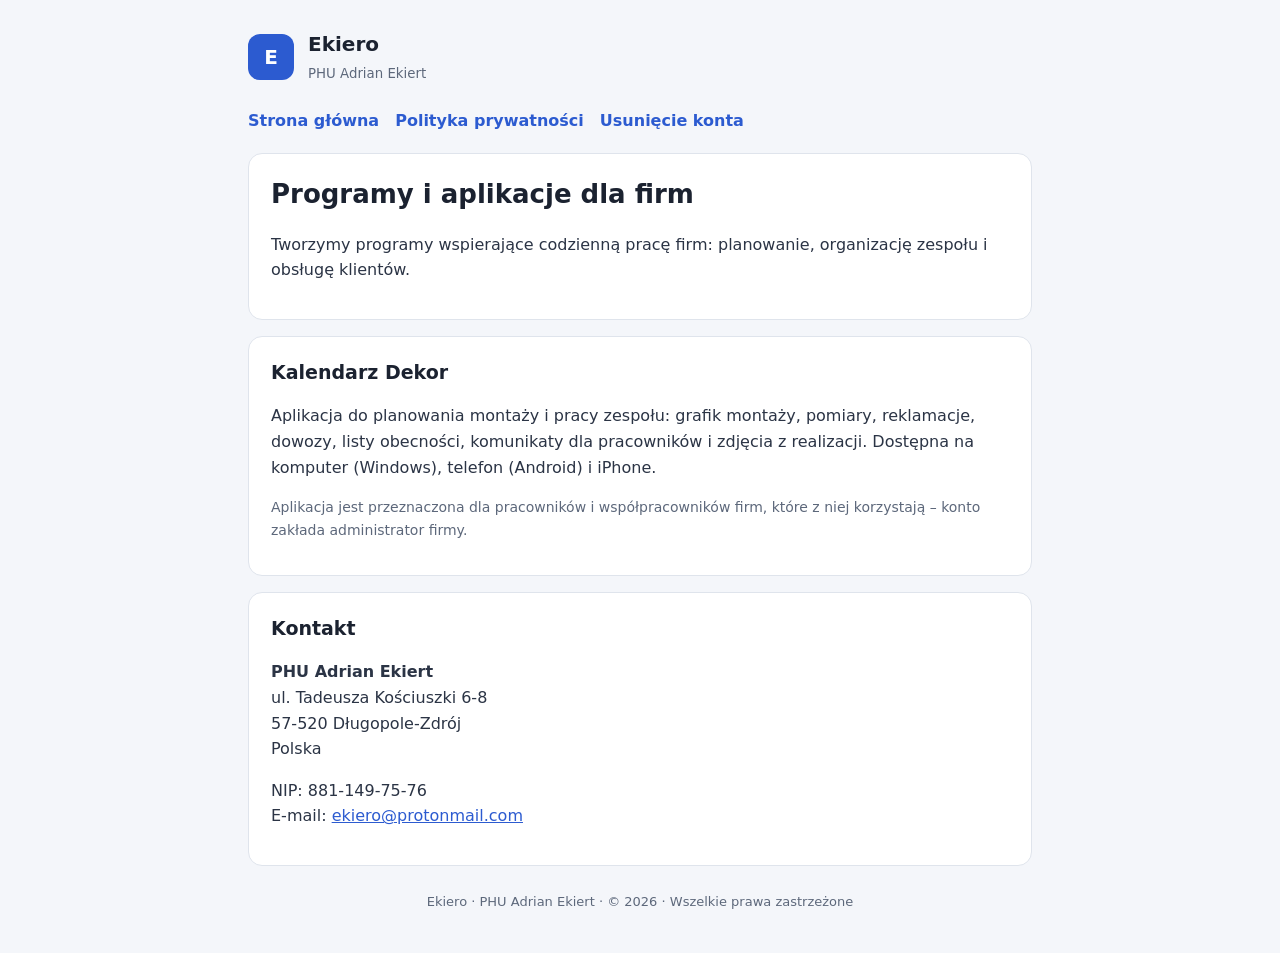
<file: index.html>
<!doctype html>
<html lang="pl"><head><meta charset="utf-8"><meta name="viewport" content="width=device-width,initial-scale=1">
<title>Ekiero – PHU Adrian Ekiert</title>
<meta name="description" content="PHU Adrian Ekiert (Ekiero) – programy i aplikacje dla firm, m.in. Kalendarz Dekor.">
<link rel="stylesheet" href="style.css"></head>
<body><div class="wrap">
<header><div class="logo">E</div><div><b>Ekiero</b><small>PHU Adrian Ekiert</small></div></header>
<nav><a href="index.html">Strona główna</a><a href="polityka-prywatnosci.html">Polityka prywatności</a><a href="usuwanie-konta.html">Usunięcie konta</a></nav>

<div class="card">
<h1>Programy i aplikacje dla firm</h1>
<p>Tworzymy programy wspierające codzienną pracę firm: planowanie, organizację zespołu i obsługę klientów.</p>
</div>

<div class="card">
<h2>Kalendarz Dekor</h2>
<p>Aplikacja do planowania montaży i pracy zespołu: grafik montaży, pomiary, reklamacje, dowozy, listy obecności, komunikaty dla pracowników i zdjęcia z realizacji. Dostępna na komputer (Windows), telefon (Android) i iPhone.</p>
<p class="muted">Aplikacja jest przeznaczona dla pracowników i współpracowników firm, które z niej korzystają – konto zakłada administrator firmy.</p>
</div>

<div class="card">
<h2>Kontakt</h2>
<p><b>PHU Adrian Ekiert</b><br>ul. Tadeusza Kościuszki 6-8<br>57-520 Długopole-Zdrój<br>Polska</p>
<p>NIP: 881-149-75-76<br>E-mail: <a href="mailto:ekiero@protonmail.com">ekiero@protonmail.com</a></p>
</div>

<footer>Ekiero · PHU Adrian Ekiert · © 2026 · Wszelkie prawa zastrzeżone</footer>
</div></body></html>
</file>
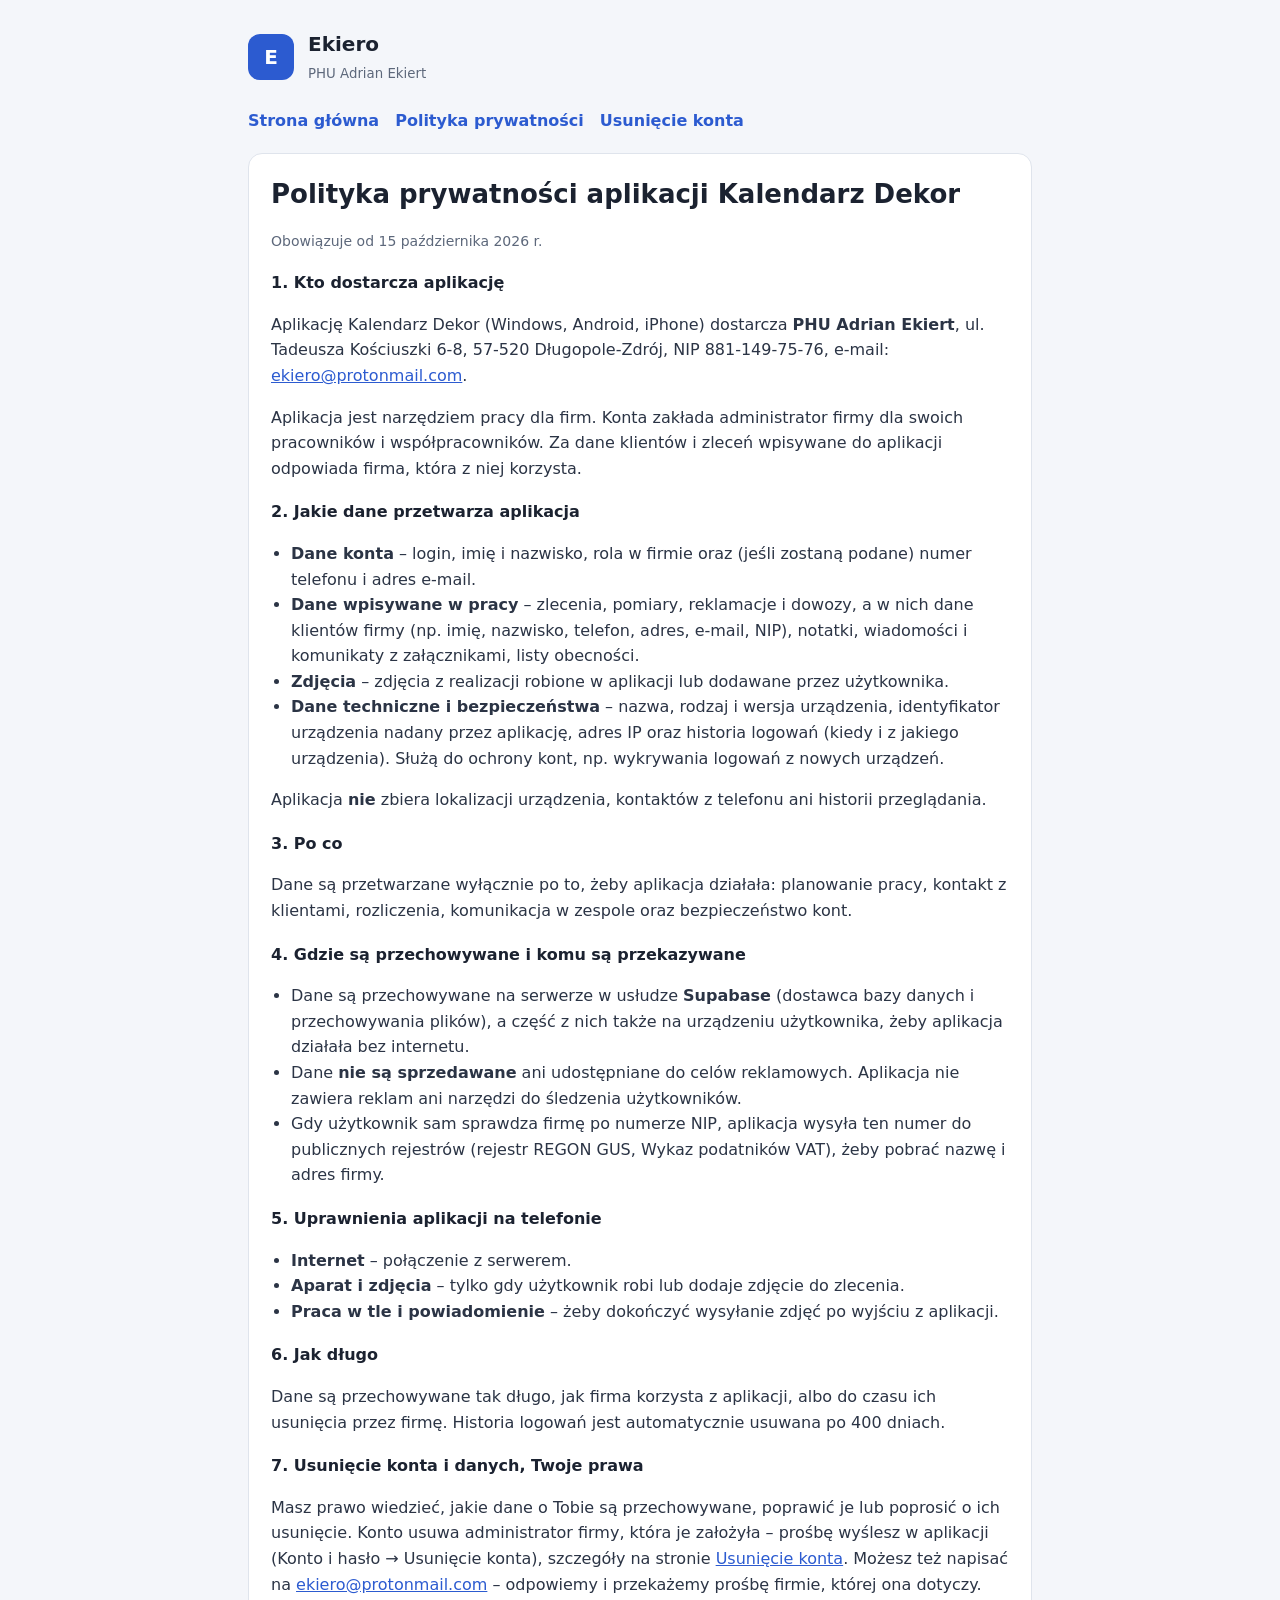
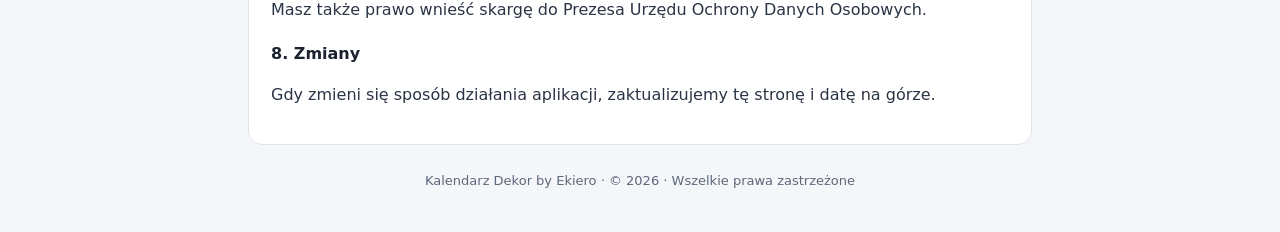
<file: polityka-prywatnosci.html>
<!doctype html>
<html lang="pl"><head><meta charset="utf-8"><meta name="viewport" content="width=device-width,initial-scale=1">
<title>Polityka prywatności – Kalendarz Dekor</title>
<link rel="stylesheet" href="style.css"></head>
<body><div class="wrap">
<header><div class="logo">E</div><div><b>Ekiero</b><small>PHU Adrian Ekiert</small></div></header>
<nav><a href="index.html">Strona główna</a><a href="polityka-prywatnosci.html">Polityka prywatności</a><a href="usuwanie-konta.html">Usunięcie konta</a></nav>

<div class="card">
<h1>Polityka prywatności aplikacji Kalendarz Dekor</h1>
<p class="muted">Obowiązuje od 15 października 2026 r.</p>

<h3>1. Kto dostarcza aplikację</h3>
<p>Aplikację Kalendarz Dekor (Windows, Android, iPhone) dostarcza <b>PHU Adrian Ekiert</b>, ul. Tadeusza Kościuszki 6-8, 57-520 Długopole-Zdrój, NIP 881-149-75-76, e-mail: <a href="mailto:ekiero@protonmail.com">ekiero@protonmail.com</a>.</p>
<p>Aplikacja jest narzędziem pracy dla firm. Konta zakłada administrator firmy dla swoich pracowników i współpracowników. Za dane klientów i zleceń wpisywane do aplikacji odpowiada firma, która z niej korzysta.</p>

<h3>2. Jakie dane przetwarza aplikacja</h3>
<ul>
<li><b>Dane konta</b> – login, imię i nazwisko, rola w firmie oraz (jeśli zostaną podane) numer telefonu i adres e-mail.</li>
<li><b>Dane wpisywane w pracy</b> – zlecenia, pomiary, reklamacje i dowozy, a w nich dane klientów firmy (np. imię, nazwisko, telefon, adres, e-mail, NIP), notatki, wiadomości i komunikaty z załącznikami, listy obecności.</li>
<li><b>Zdjęcia</b> – zdjęcia z realizacji robione w aplikacji lub dodawane przez użytkownika.</li>
<li><b>Dane techniczne i bezpieczeństwa</b> – nazwa, rodzaj i wersja urządzenia, identyfikator urządzenia nadany przez aplikację, adres IP oraz historia logowań (kiedy i z jakiego urządzenia). Służą do ochrony kont, np. wykrywania logowań z nowych urządzeń.</li>
</ul>
<p>Aplikacja <b>nie</b> zbiera lokalizacji urządzenia, kontaktów z telefonu ani historii przeglądania.</p>

<h3>3. Po co</h3>
<p>Dane są przetwarzane wyłącznie po to, żeby aplikacja działała: planowanie pracy, kontakt z klientami, rozliczenia, komunikacja w zespole oraz bezpieczeństwo kont.</p>

<h3>4. Gdzie są przechowywane i komu są przekazywane</h3>
<ul>
<li>Dane są przechowywane na serwerze w usłudze <b>Supabase</b> (dostawca bazy danych i przechowywania plików), a część z nich także na urządzeniu użytkownika, żeby aplikacja działała bez internetu.</li>
<li>Dane <b>nie są sprzedawane</b> ani udostępniane do celów reklamowych. Aplikacja nie zawiera reklam ani narzędzi do śledzenia użytkowników.</li>
<li>Gdy użytkownik sam sprawdza firmę po numerze NIP, aplikacja wysyła ten numer do publicznych rejestrów (rejestr REGON GUS, Wykaz podatników VAT), żeby pobrać nazwę i adres firmy.</li>
</ul>

<h3>5. Uprawnienia aplikacji na telefonie</h3>
<ul>
<li><b>Internet</b> – połączenie z serwerem.</li>
<li><b>Aparat i zdjęcia</b> – tylko gdy użytkownik robi lub dodaje zdjęcie do zlecenia.</li>
<li><b>Praca w tle i powiadomienie</b> – żeby dokończyć wysyłanie zdjęć po wyjściu z aplikacji.</li>
</ul>

<h3>6. Jak długo</h3>
<p>Dane są przechowywane tak długo, jak firma korzysta z aplikacji, albo do czasu ich usunięcia przez firmę. Historia logowań jest automatycznie usuwana po 400 dniach.</p>

<h3>7. Usunięcie konta i danych, Twoje prawa</h3>
<p>Masz prawo wiedzieć, jakie dane o Tobie są przechowywane, poprawić je lub poprosić o ich usunięcie. Konto usuwa administrator firmy, która je założyła – prośbę wyślesz w aplikacji (Konto i hasło → Usunięcie konta), szczegóły na stronie <a href="usuwanie-konta.html">Usunięcie konta</a>. Możesz też napisać na <a href="mailto:ekiero@protonmail.com">ekiero@protonmail.com</a> – odpowiemy i przekażemy prośbę firmie, której ona dotyczy. Masz także prawo wnieść skargę do Prezesa Urzędu Ochrony Danych Osobowych.</p>

<h3>8. Zmiany</h3>
<p>Gdy zmieni się sposób działania aplikacji, zaktualizujemy tę stronę i datę na górze.</p>
</div>

<footer>Kalendarz Dekor by Ekiero · © 2026 · Wszelkie prawa zastrzeżone</footer>
</div></body></html>
</file>
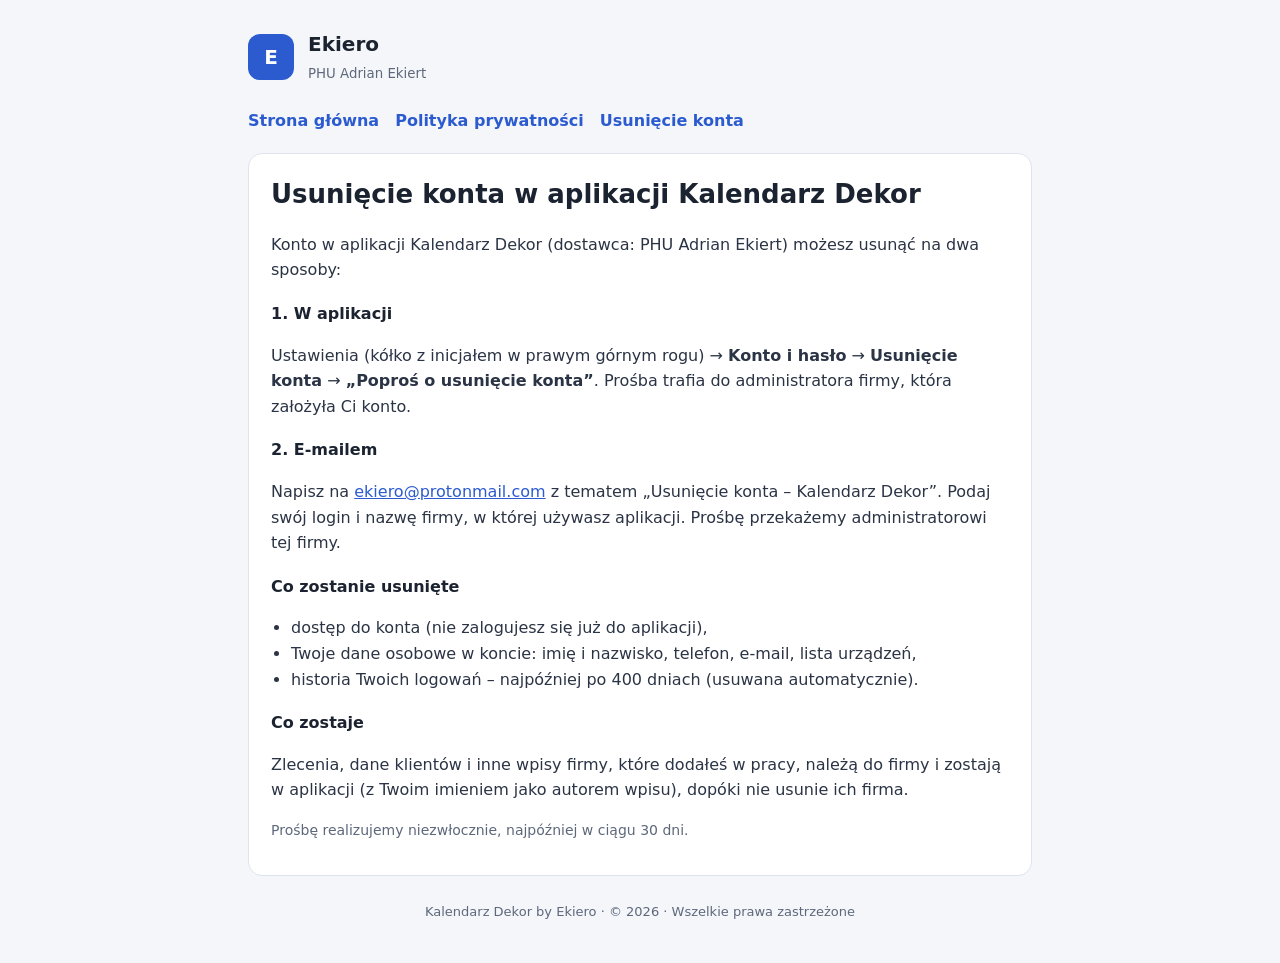
<file: usuwanie-konta.html>
<!doctype html>
<html lang="pl"><head><meta charset="utf-8"><meta name="viewport" content="width=device-width,initial-scale=1">
<title>Usunięcie konta – Kalendarz Dekor</title>
<link rel="stylesheet" href="style.css"></head>
<body><div class="wrap">
<header><div class="logo">E</div><div><b>Ekiero</b><small>PHU Adrian Ekiert</small></div></header>
<nav><a href="index.html">Strona główna</a><a href="polityka-prywatnosci.html">Polityka prywatności</a><a href="usuwanie-konta.html">Usunięcie konta</a></nav>

<div class="card">
<h1>Usunięcie konta w aplikacji Kalendarz Dekor</h1>
<p>Konto w aplikacji Kalendarz Dekor (dostawca: PHU Adrian Ekiert) możesz usunąć na dwa sposoby:</p>
<h3>1. W aplikacji</h3>
<p>Ustawienia (kółko z inicjałem w prawym górnym rogu) → <b>Konto i hasło</b> → <b>Usunięcie konta</b> → <b>„Poproś o usunięcie konta”</b>. Prośba trafia do administratora firmy, która założyła Ci konto.</p>
<h3>2. E-mailem</h3>
<p>Napisz na <a href="mailto:ekiero@protonmail.com?subject=Usuni%C4%99cie%20konta%20%E2%80%93%20Kalendarz%20Dekor">ekiero@protonmail.com</a> z tematem „Usunięcie konta – Kalendarz Dekor”. Podaj swój login i nazwę firmy, w której używasz aplikacji. Prośbę przekażemy administratorowi tej firmy.</p>
<h3>Co zostanie usunięte</h3>
<ul>
<li>dostęp do konta (nie zalogujesz się już do aplikacji),</li>
<li>Twoje dane osobowe w koncie: imię i nazwisko, telefon, e-mail, lista urządzeń,</li>
<li>historia Twoich logowań – najpóźniej po 400 dniach (usuwana automatycznie).</li>
</ul>
<h3>Co zostaje</h3>
<p>Zlecenia, dane klientów i inne wpisy firmy, które dodałeś w pracy, należą do firmy i zostają w aplikacji (z Twoim imieniem jako autorem wpisu), dopóki nie usunie ich firma.</p>
<p class="muted">Prośbę realizujemy niezwłocznie, najpóźniej w ciągu 30 dni.</p>
</div>

<footer>Kalendarz Dekor by Ekiero · © 2026 · Wszelkie prawa zastrzeżone</footer>
</div></body></html>
</file>
<file: style.css>
:root{--bg:#f4f6fa;--panel:#fff;--ink:#1b2230;--muted:#5d687b;--line:#dfe4ec;--accent:#2c5bd0;--font:system-ui,-apple-system,"Segoe UI",Roboto,sans-serif}
*{box-sizing:border-box}
body{margin:0;background:var(--bg);color:var(--ink);font:16px/1.6 var(--font)}
.wrap{max-width:820px;margin:0 auto;padding:28px 18px 40px}
header{display:flex;gap:14px;align-items:center;margin-bottom:22px}
.logo{width:46px;height:46px;border-radius:12px;background:var(--accent);color:#fff;display:grid;place-items:center;font-weight:800;font-size:20px}
header b{font-size:20px;display:block}header small{color:var(--muted)}
nav{display:flex;gap:16px;margin:0 0 20px;flex-wrap:wrap}nav a{color:var(--accent);font-weight:700;text-decoration:none}
.card{background:var(--panel);border:1px solid var(--line);border-radius:14px;padding:20px 22px;margin-bottom:16px}
h1{font-size:26px;margin:0 0 8px}h2{font-size:19px;margin:0 0 8px}h3{font-size:16px;margin:18px 0 4px}
p,li{color:#2b3445}ul{padding-left:20px}
.muted{color:var(--muted);font-size:14px}
footer{color:var(--muted);font-size:13px;margin-top:26px;text-align:center}
a{color:var(--accent)}
</file>
